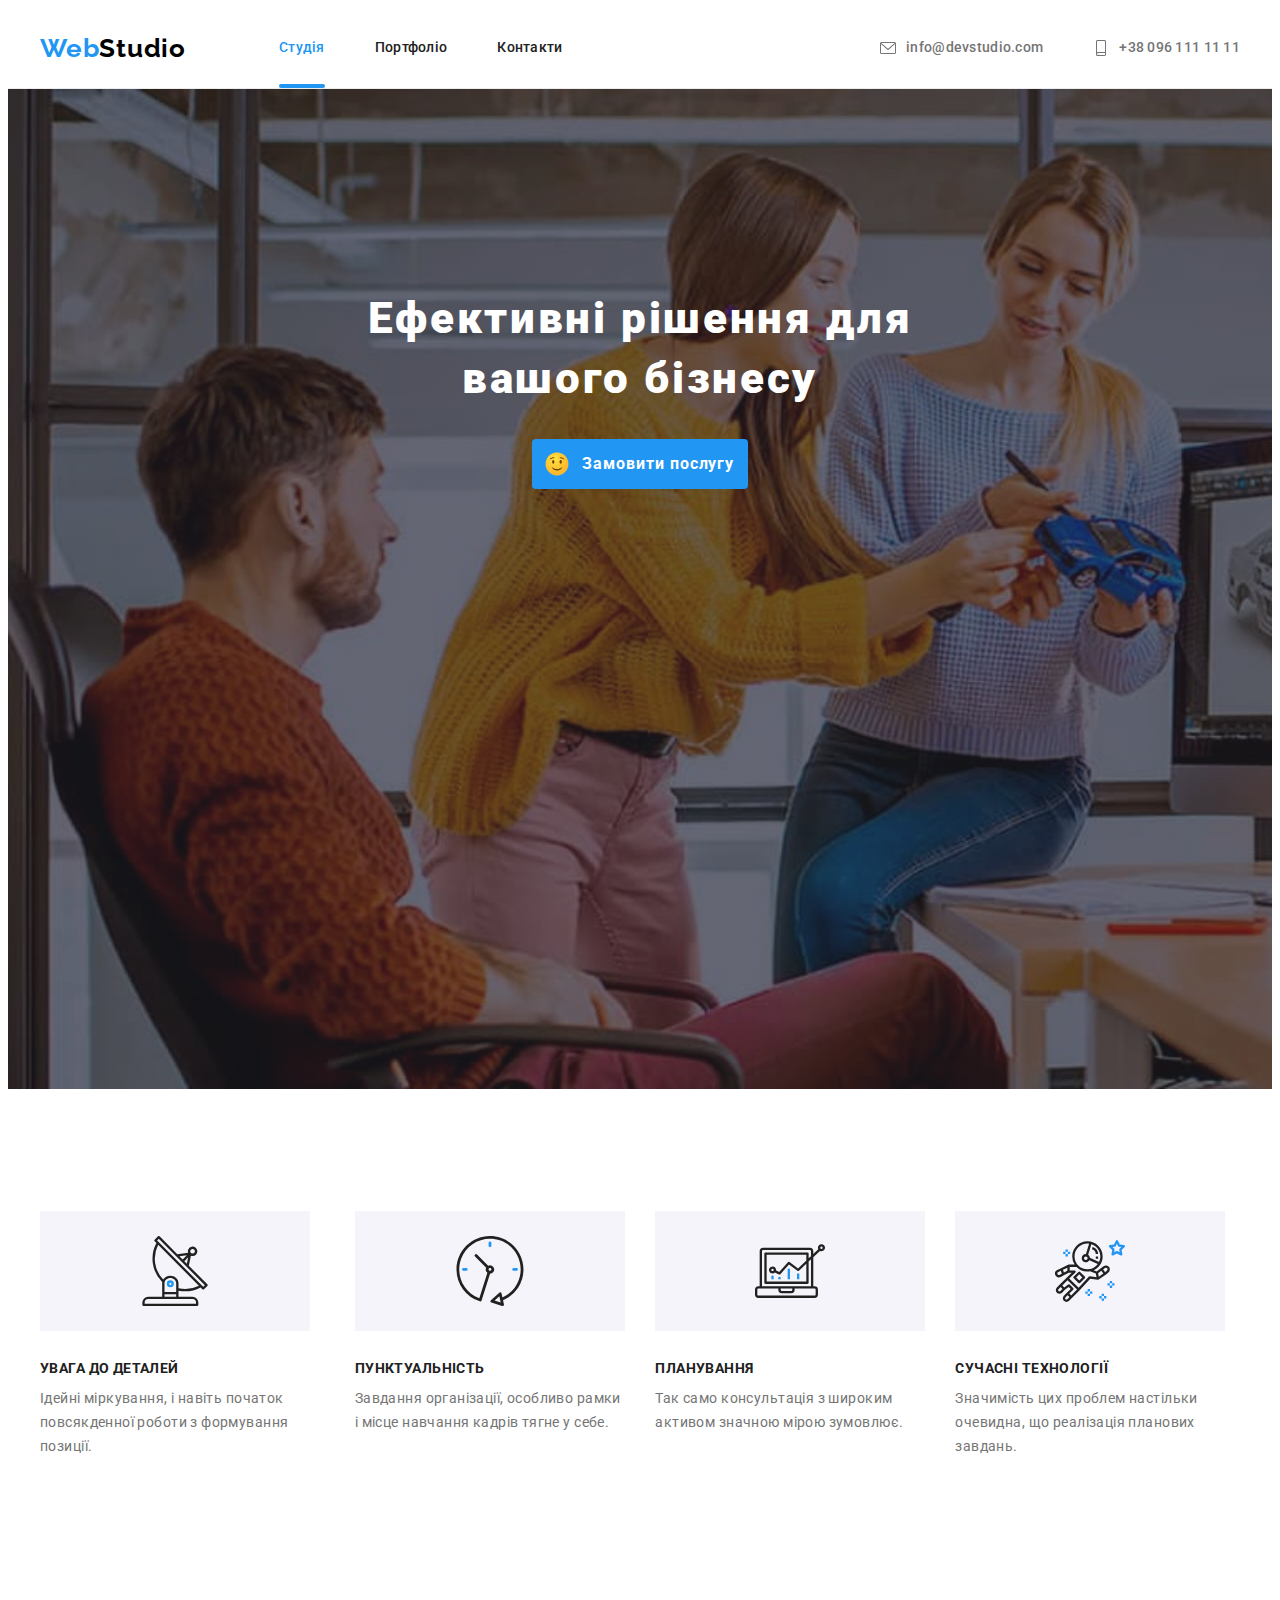
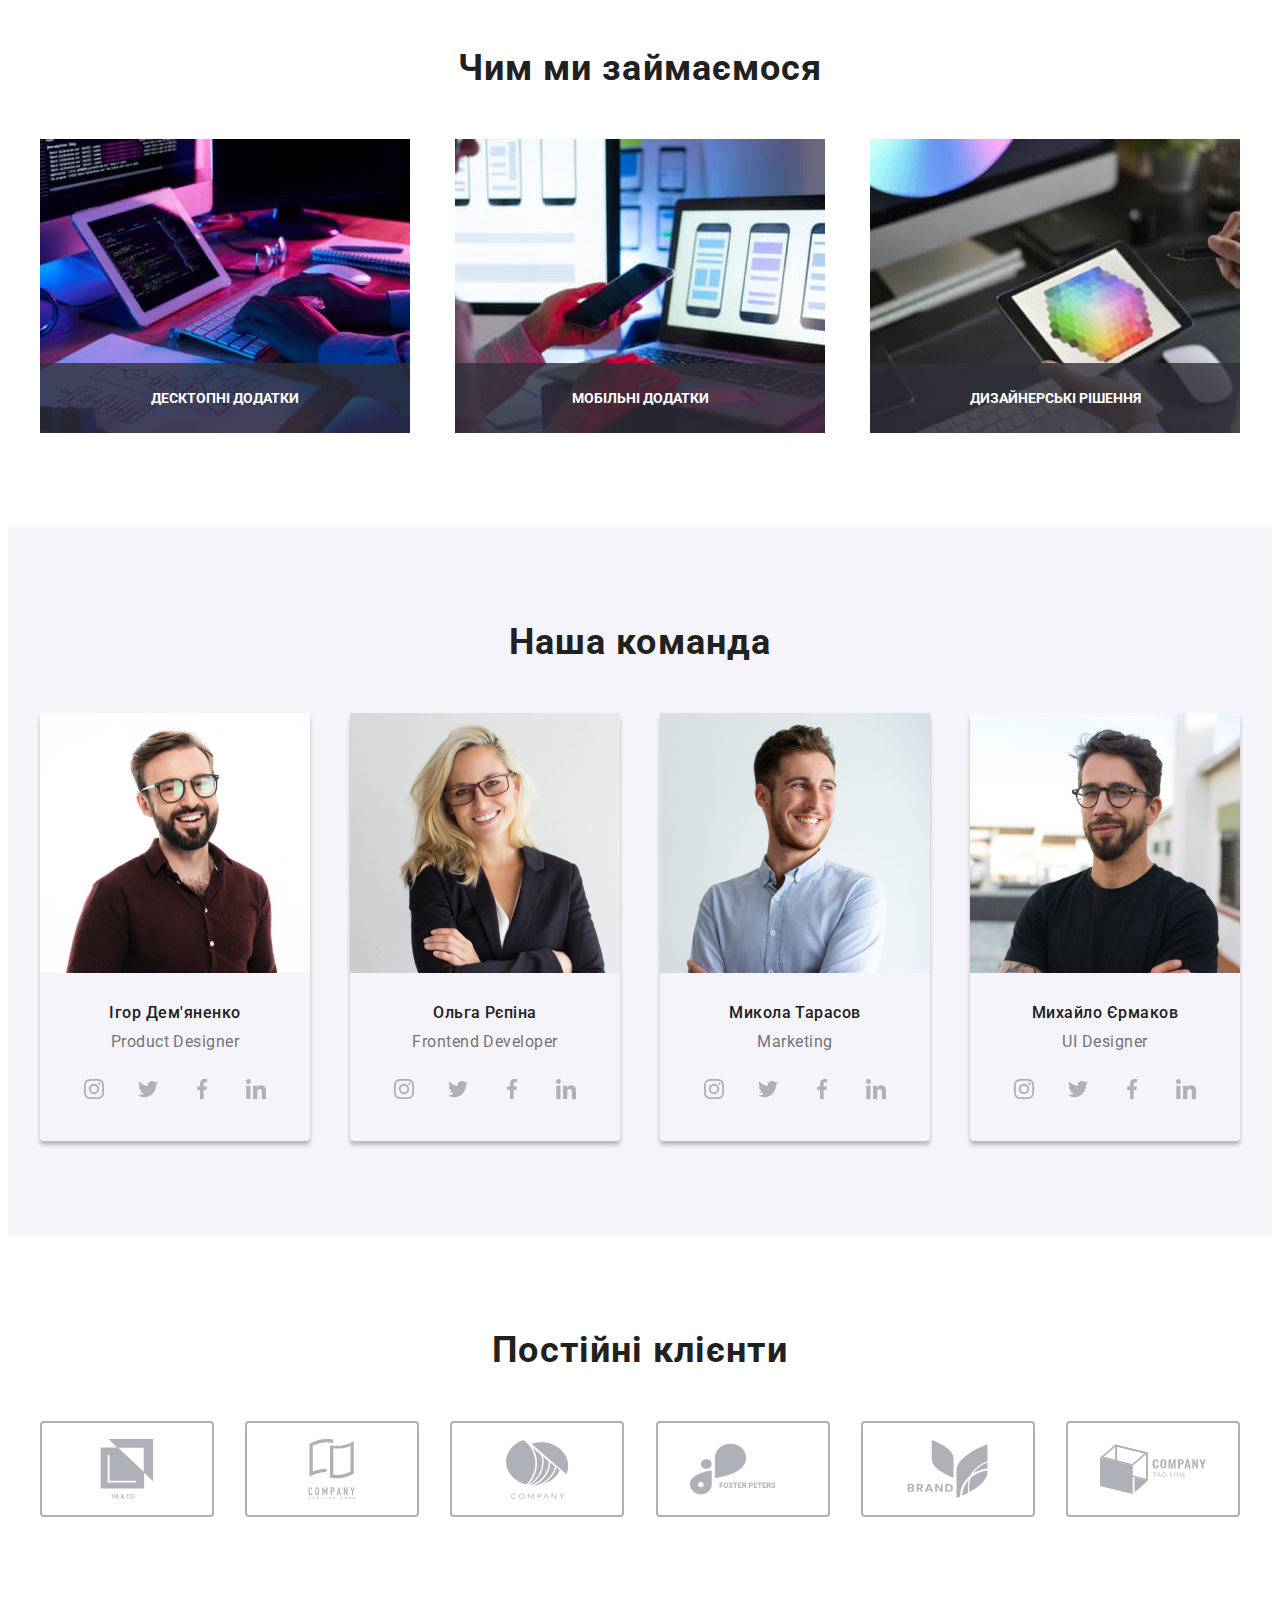
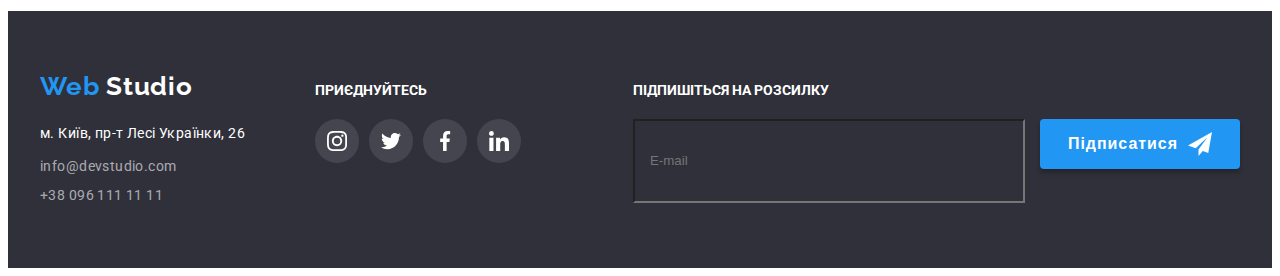
<file: index.html>
<!DOCTYPE html>
<html lang="ru">
  <head>
    <meta charset="UTF-8" />
    <meta http-equiv="X-UA-Compatible" content="IE=edge" />
    <meta name="viewport" content="width=device-width, initial-scale=1.0" />
    <link rel="preconnect" href="https://fonts.googleapis.com" />
    <link rel="preconnect" href="https://fonts.gstatic.com" crossorigin />
    <link
      href="https://fonts.googleapis.com/css2?family=Raleway:wght@700&family=Roboto:wght@400;500;700;900&display=swap"
      rel="stylesheet"
    />
    <link
      rel="stylesheet"
      href="https://cdnjs.cloudflare.com/ajax/libs/modern-normalize/1.1.0/modern-normalize.min.css"
      integrity="sha512-wpPYUAdjBVSE4KJnH1VR1HeZfpl1ub8YT/NKx4PuQ5NmX2tKuGu6U/JRp5y+Y8XG2tV+wKQpNHVUX03MfMFn9Q=="
      crossorigin="anonymous"
      referrerpolicy="no-referrer"
    />
    <link
      rel="stylesheet"
      href="https://cdnjs.cloudflare.com/ajax/libs/animate.css/4.1.1/animate.min.css"
    />
    <title>Document</title>
    <link rel="stylesheet" href="./css/styles.css" />
  </head>
  <body>
    <!-- Шапка сайту -->

    <header class="header">
      <div class="container header-flex">
        <nav class="header-nav">
          <a class="logo" href="./index.html">
            <span class="logo-accent">Web</span>Studio
          </a>

          <ul class="nav-list">
            <li class="nav-item">
              <a class="nav-link current-page" href="">Студія</a>
            </li>
            <li class="nav-item">
              <a class="nav-link" href="./portfolio.html">Портфоліо</a>
            </li>
            <li class="nav-item">
              <a class="nav-link" href="">Контакти</a>
            </li>
          </ul>
        </nav>

        <ul class="auth-list">
          <li class="auth-item">
            <a class="auth-link" href="mailto:info@devstudio.com">
              <svg class="auth-icon" width="16" height="16">
                <use href="./images/symbol-defs.svg#icon-envelope"></use>
              </svg>
              info@devstudio.com
            </a>
          </li>

          <li class="auth-item">
            <a class="auth-link" href="tel:+380961111111">
              <svg class="auth-icon" width="16" height="16">
                <use href="./images/symbol-defs.svg#icon-smartphone"></use>
              </svg>
              +38 096 111 11 11
            </a>
          </li>
        </ul>
      </div>
    </header>

    <main>
      <!-- Основна секція -->
      <section class="hero">
        <div class="container">
          <h1 class="hero-title">
            Ефективні рішення для
            <br />
            вашого бізнесу
          </h1>
          <button class="hero-btn" type="button" data-modal-open>Замовити послугу</button>
        </div>
      </section>

      <!-- Секція переваги -->
      <section class="section">
        <div class="container">
          <h2 class="benefits-title">Наші переваги</h2>
          <ul class="benefits-list">
            <li class="benefits-item">
              <div class="benefits-icon-thumb">
                <svg width="70" height="70">
                  <use href="./images/symbol-defs.svg#icon-antenna"></use>
                </svg>
              </div>
              <h3 class="benefits-subtitle">УВАГА ДО ДЕТАЛЕЙ</h3>
              <p class="benefits-text">
                Ідейні міркування, і навіть початок повсякденної роботи з формування позиції.
              </p>
            </li>
            <li class="benefits-item">
              <div class="benefits-icon-thumb">
                <svg width="70" height="70">
                  <use href="./images/symbol-defs.svg#icon-clock"></use>
                </svg>
              </div>
              <h3 class="benefits-subtitle">ПУНКТУАЛЬНІСТЬ</h3>
              <p class="benefits-text">
                Завдання організації, особливо рамки і місце навчання кадрів тягне у себе.
              </p>
            </li>
            <li class="benefits-item">
              <div class="benefits-icon-thumb">
                <svg width="70" height="70">
                  <use href="./images/symbol-defs.svg#icon-diagram"></use>
                </svg>
              </div>
              <h3 class="benefits-subtitle">ПЛАНУВАННЯ</h3>
              <p class="benefits-text">
                Так само консультація з широким активом значною мірою зумовлює.
              </p>
            </li>
            <li class="benefits-item">
              <div class="benefits-icon-thumb">
                <svg width="70" height="70">
                  <use href="./images/symbol-defs.svg#icon-astronaut"></use>
                </svg>
              </div>
              <h3 class="benefits-subtitle">СУЧАСНІ ТЕХНОЛОГІЇ</h3>
              <p class="benefits-text">
                Значимість цих проблем настільки очевидна, що реалізація планових завдань.
              </p>
            </li>
          </ul>
        </div>
      </section>

      <!-- Секція робота -->
      <section class="section">
        <div class="container">
          <h2 class="work-title">Чим ми займаємося</h2>
          <ul class="work-list">
            <li class="work-item">
              <img src="./images/benefits/box1.jpg" alt="ПК" width="370" />
              <p class="work-text">Десктопні додатки</p>
            </li>
            <li class="work-item">
              <img src="./images/benefits/box2.jpg" alt="Мобільний" width="370" />
              <p class="work-text">Мобільні додатки</p>
            </li>
            <li class="work-item">
              <img src="./images/benefits/box3.jpg" alt="Лаптоп" width="370" />
              <p class="work-text">Дизайнерські рішення</p>
            </li>
          </ul>
        </div>
      </section>

      <!-- Секція наша команда -->
      <section class="section team">
        <div class="container">
          <h2 class="team-title">Наша команда</h2>
          <ul class="team-list">
            <li class="team-item">
              <img class="team-photo" src="./images/team/img1.jpg" alt="Дизайнер" width="270" />
              <h3 class="team-subtitle">Ігор Дем'яненко</h3>
              <p class="team-text" lang="en">Product Designer</p>

              <ul class="team-social-list">
                <li class="team-social-item">
                  <a class="team-social-link" href="">
                    <svg class="team-social-icon" width="20" height="20">
                      <use href="./images/symbol-defs.svg#icon-instagram"></use>
                    </svg>
                  </a>
                </li>

                <li class="team-social-item">
                  <a class="team-social-link" href="">
                    <svg class="team-social-icon" width="20" height="20">
                      <use href="./images/symbol-defs.svg#icon-twitter"></use>
                    </svg>
                  </a>
                </li>

                <li class="team-social-item">
                  <a class="team-social-link" href="">
                    <svg class="team-social-icon" width="20" height="20">
                      <use href="./images/symbol-defs.svg#icon-facebook"></use>
                    </svg>
                  </a>
                </li>

                <li class="team-social-item">
                  <a class="team-social-link" href="">
                    <svg class="team-social-icon" width="20" height="20">
                      <use href="./images/symbol-defs.svg#icon-linkedin"></use>
                    </svg>
                  </a>
                </li>
              </ul>
            </li>
            <li class="team-item">
              <img class="team-photo" src="./images/team/img2.jpg" alt="Розробник" width="270" />
              <h3 class="team-subtitle">Ольга Рєпіна</h3>
              <p class="team-text" lang="en">Frontend Developer</p>
              <ul class="team-social-list">
                <li class="team-social-item">
                  <a class="team-social-link" href="">
                    <svg class="team-social-icon" width="20" height="20">
                      <use href="./images/symbol-defs.svg#icon-instagram"></use>
                    </svg>
                  </a>
                </li>

                <li class="team-social-item">
                  <a class="team-social-link" href="">
                    <svg class="team-social-icon" width="20" height="20">
                      <use href="./images/symbol-defs.svg#icon-twitter"></use>
                    </svg>
                  </a>
                </li>

                <li class="team-social-item">
                  <a class="team-social-link" href="">
                    <svg class="team-social-icon" width="20" height="20">
                      <use href="./images/symbol-defs.svg#icon-facebook"></use>
                    </svg>
                  </a>
                </li>

                <li class="team-social-item">
                  <a class="team-social-link" href="">
                    <svg class="team-social-icon" width="20" height="20">
                      <use href="./images/symbol-defs.svg#icon-linkedin"></use>
                    </svg>
                  </a>
                </li>
              </ul>
            </li>
            <li class="team-item">
              <img class="team-photo" src="./images/team/img3.jpg" alt="Менеджер" width="270" />
              <h3 class="team-subtitle">Микола Тарасов</h3>
              <p class="team-text" lang="en">Marketing</p>
              <ul class="team-social-list">
                <li class="team-social-item">
                  <a class="team-social-link" href="">
                    <svg class="team-social-icon" width="20" height="20">
                      <use href="./images/symbol-defs.svg#icon-instagram"></use>
                    </svg>
                  </a>
                </li>

                <li class="team-social-item">
                  <a class="team-social-link" href="">
                    <svg class="team-social-icon" width="20" height="20">
                      <use href="./images/symbol-defs.svg#icon-twitter"></use>
                    </svg>
                  </a>
                </li>

                <li class="team-social-item">
                  <a class="team-social-link" href="">
                    <svg class="team-social-icon" width="20" height="20">
                      <use href="./images/symbol-defs.svg#icon-facebook"></use>
                    </svg>
                  </a>
                </li>

                <li class="team-social-item">
                  <a class="team-social-link" href="">
                    <svg class="team-social-icon" width="20" height="20">
                      <use href="./images/symbol-defs.svg#icon-linkedin"></use>
                    </svg>
                  </a>
                </li>
              </ul>
            </li>
            <li class="team-item">
              <img class="team-photo" src="./images/team/img4.jpg" alt="Дизайнер" width="270" />
              <h3 class="team-subtitle">Михайло Єрмаков</h3>
              <p class="team-text" lang="en">UI Designer</p>
              <ul class="team-social-list">
                <li class="team-social-item">
                  <a class="team-social-link" href="">
                    <svg class="team-social-icon" width="20" height="20">
                      <use href="./images/symbol-defs.svg#icon-instagram"></use>
                    </svg>
                  </a>
                </li>

                <li class="team-social-item">
                  <a class="team-social-link" href="">
                    <svg class="team-social-icon" width="20" height="20">
                      <use href="./images/symbol-defs.svg#icon-twitter"></use>
                    </svg>
                  </a>
                </li>

                <li class="team-social-item">
                  <a class="team-social-link" href="">
                    <svg class="team-social-icon" width="20" height="20">
                      <use href="./images/symbol-defs.svg#icon-facebook"></use>
                    </svg>
                  </a>
                </li>

                <li class="team-social-item">
                  <a class="team-social-link" href="">
                    <svg class="team-social-icon" width="20" height="20">
                      <use href="./images/symbol-defs.svg#icon-linkedin"></use>
                    </svg>
                  </a>
                </li>
              </ul>
            </li>
          </ul>
        </div>
      </section>

      <!-- Секція Постійні клієнти -->

      <section class="section">
        <div class="container">
          <h2 class="team-title">Постійні клієнти</h2>
          <ul class="clients-list">
            <li class="clients-item">
              <a class="clients-link" href="">
                <svg class="clients-icon" width="106" height="60">
                  <use href="./images/symbol-defs.svg#icon-logo1"></use>
                </svg>
              </a>
            </li>

            <li class="clients-item">
              <a class="clients-link" href="">
                <svg class="clients-icon" width="106" height="60">
                  <use href="./images/symbol-defs.svg#icon-logo2"></use>
                </svg>
              </a>
            </li>

            <li class="clients-item">
              <a class="clients-link" href="">
                <svg class="clients-icon" width="106" height="60">
                  <use href="./images/symbol-defs.svg#icon-logo3"></use>
                </svg>
              </a>
            </li>

            <li class="clients-item">
              <a class="clients-link" href="">
                <svg class="clients-icon" width="106" height="60">
                  <use href="./images/symbol-defs.svg#icon-logo4"></use>
                </svg>
              </a>
            </li>

            <li class="clients-item">
              <a class="clients-link" href="">
                <svg class="clients-icon" width="106" height="60">
                  <use href="./images/symbol-defs.svg#icon-logo5"></use>
                </svg>
              </a>
            </li>

            <li class="clients-item">
              <a class="clients-link" href="">
                <svg class="clients-icon" width="106" height="60">
                  <use href="./images/symbol-defs.svg#icon-logo6"></use>
                </svg>
              </a>
            </li>
          </ul>
        </div>
      </section>
    </main>

    <!-- Футер -->
    <footer class="footer">
      <div class="container">
        <div class="footer-block">
          <div class="footer-block-address">
            <a class="footer-logo" href="./index.html">
              <span class="logo-accent">Web</span>
              Studio
            </a>
            <address class="footer-address">
              <span class="footer-street">м. Київ, пр-т Лесі Українки, 26</span>

              <a class="footer-link footer-mail" href="mailto:info@devstudio.com">
                info@devstudio.com
              </a>
              <a class="footer-link" href="tel:+380961111111">+38 096 111 11 11</a>
            </address>
          </div>

          <div class="footer-block-social">
            <p class="footer-block-social-text">приєднуйтесь</p>
            <ul class="footer-block-social-list">
              <li class="footer-block-social-item">
                <a class="footer-block-social-link" href="">
                  <svg class="footer-block-social-icon" width="20" height="20">
                    <use href="./images/symbol-defs.svg#icon-instagram"></use>
                  </svg>
                </a>
              </li>

              <li class="footer-block-social-item">
                <a class="footer-block-social-link" href="">
                  <svg class="footer-block-social-icon" width="20" height="20">
                    <use href="./images/symbol-defs.svg#icon-twitter"></use>
                  </svg>
                </a>
              </li>

              <li class="footer-block-social-item">
                <a class="footer-block-social-link" href="">
                  <svg class="footer-block-social-icon" width="20" height="20">
                    <use href="./images/symbol-defs.svg#icon-facebook"></use>
                  </svg>
                </a>
              </li>

              <li class="footer-block-social-item">
                <a class="footer-block-social-link" href="">
                  <svg class="footer-block-social-icon" width="20" height="20">
                    <use href="./images/symbol-defs.svg#icon-linkedin"></use>
                  </svg>
                </a>
              </li>
            </ul>
          </div>

          <div class="footer-form">
            <b class="form-text">Підпишіться на розсилку</b>
            <form class="form" name="footer-form">
              <input class="form-input" type="email" name="email" placeholder="E-mail" />
              <button class="form-btn" type="submit">
                Підписатися
                <svg class="form-icon" width="24" height="24">
                  <use href="./images/symbol-defs.svg#icon-icon-send"></use>
                </svg>
              </button>
            </form>
          </div>
        </div>
      </div>
    </footer>

    <!-- Модальне вікно -->

    <div class="backdrop is-hidden" data-modal>
      <div class="modal">
        <form class="modal-form" name="data-form" autocomplete="on" novalidate>
          <h2 class="form-title">Залиште свої дані, ми вам передзвонимо</h2>

          <label class="modal-form-label">
            Ім'я
            <input class="modal-form-input" type="text" name="user-name"/>
            <svg class="modal-form-icon" width="18" height="18">
              <use href="./images/symbol-defs.svg#icon-person"></use>
            </svg>
          </label>

          <label class="modal-form-label">
            Телефон
            <input class="modal-form-input" type="tel" name="user-tel" placeholder />
            <svg class="modal-form-icon" width="18" height="18">
              <use href="./images/symbol-defs.svg#icon-phone"></use>
            </svg>
          </label>

          <label class="modal-form-label">
            Пошта
            <input class="modal-form-input" type="email" name="user-email" placeholder />
            <svg class="modal-form-icon" width="18" height="18">
              <use href="./images/symbol-defs.svg#icon-email"></use>
            </svg>
          </label>

          <label class="modal-form-label textarea">
            Коментар
            <textarea
              class="modal-form-textarea"
              name="user-feedback"
              id="feedback"
              cols="30"
              placeholder="Введіть текст"
            ></textarea>
          </label>

          <label class="checkbox">
            <input class="modal-checkbox" type="checkbox" name="checkbox" />
            <span class="checkbox-icon"></span>
            <span class="modal-checkbox-text">Погоджуюся з розсилкою та приймаю</span>
            <a class="modal-form-link" href="">Умови договору</a>
          </label>

          <button class="modal-form-btn" type="submit">Відправити</button>
        </form>

        <button class="modal-btn" type="button" data-modal-close>
          <svg class="modal-btn-icon" width="18" height="18">
            <use href="./images/symbol-defs.svg#icon-close-black"></use>
          </svg>
        </button>
      </div>
    </div>

    <script src="./modal.js"></script>
  </body>
</html>
</file>
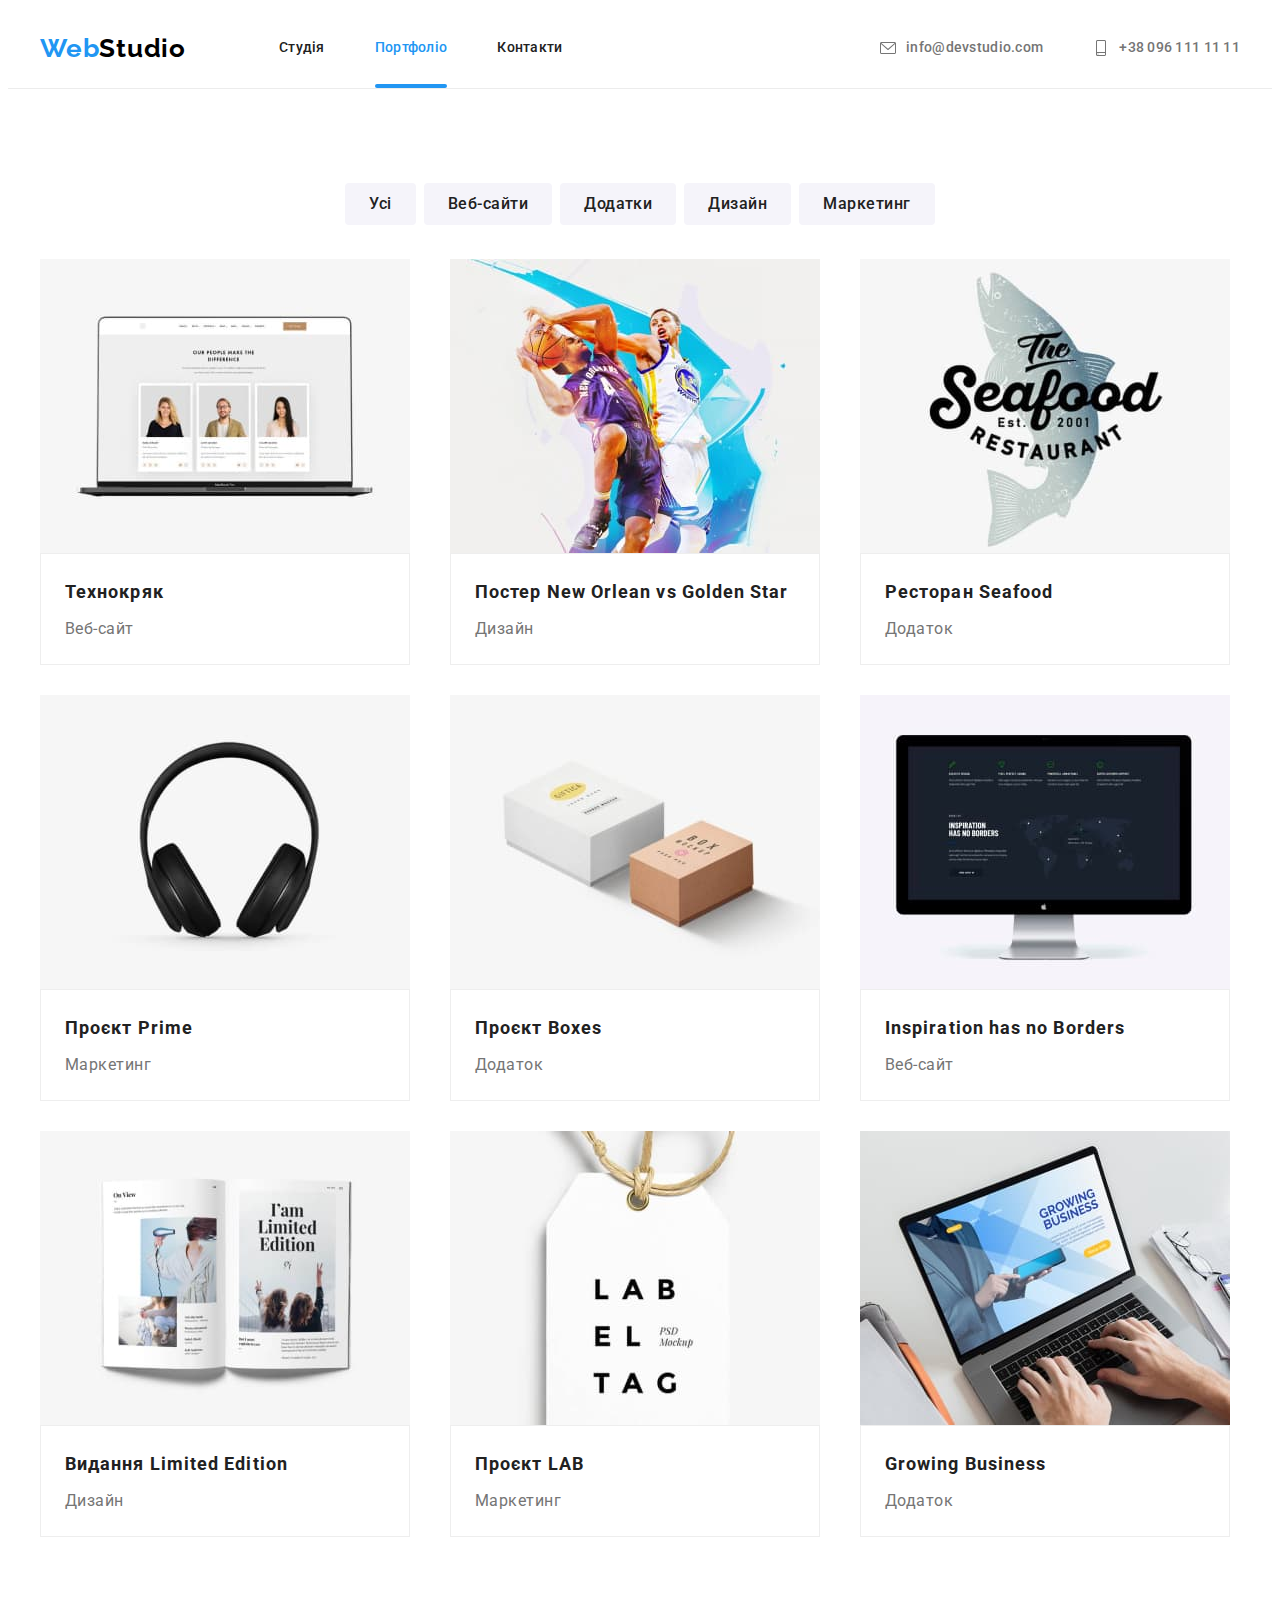
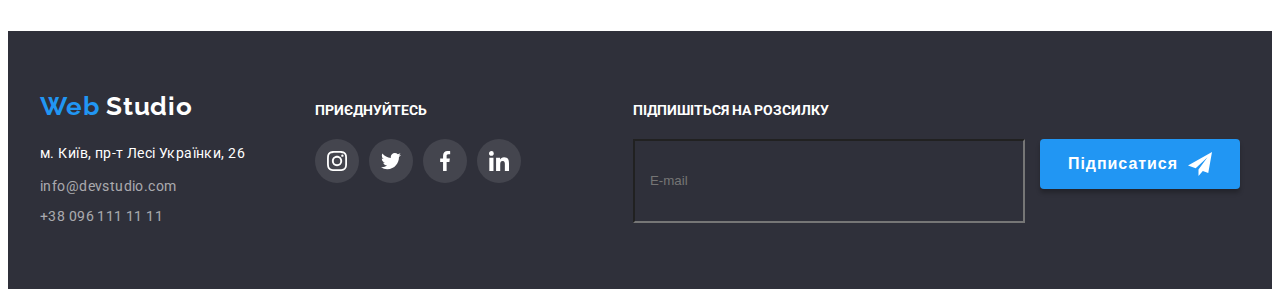
<file: portfolio.html>
<!DOCTYPE html>
<html lang="ru">
  <head>
    <meta charset="UTF-8" />
    <meta http-equiv="X-UA-Compatible" content="IE=edge" />
    <meta name="viewport" content="width=device-width, initial-scale=1.0" />
    <link rel="preconnect" href="https://fonts.googleapis.com" />
    <link rel="preconnect" href="https://fonts.gstatic.com" crossorigin />
    <link
      href="https://fonts.googleapis.com/css2?family=Raleway:wght@700&family=Roboto:wght@400;500;700;900&display=swap"
      rel="stylesheet"
    />
    <link
      rel="stylesheet"
      href="https://cdnjs.cloudflare.com/ajax/libs/modern-normalize/1.1.0/modern-normalize.min.css"
      integrity="sha512-wpPYUAdjBVSE4KJnH1VR1HeZfpl1ub8YT/NKx4PuQ5NmX2tKuGu6U/JRp5y+Y8XG2tV+wKQpNHVUX03MfMFn9Q=="
      crossorigin="anonymous"
      referrerpolicy="no-referrer"
    />
    <title>Document</title>
    <link rel="stylesheet" href="./css/styles.css" />
  </head>
  <body>
    <!-- Шапка сайту -->

    <header class="header">
      <div class="container header-flex">
        <nav class="header-nav">
          <a class="logo" href="./index.html">
            <span class="logo-accent">Web</span>Studio
          </a>

          <ul class="nav-list">
            <li class="nav-item">
              <a class="nav-link" href="./index.html">Студія</a>
            </li>
            <li class="nav-item">
              <a class="nav-link current-page" href="./portfolio.html">Портфоліо</a>
            </li>
            <li class="nav-item"><a class="nav-link" href="">Контакти</a></li>
          </ul>
        </nav>

        <ul class="auth-list">
          <li class="auth-item">
            <a class="auth-link" href="mailto:info@devstudio.com">
              <svg class="auth-icon" width="16" height="16">
                <use href="./images/symbol-defs.svg#icon-envelope"></use>
              </svg>
              info@devstudio.com
            </a>
          </li>
          <li class="auth-item">
            <a class="auth-link" href="tel:+380961111111">
              <svg class="auth-icon" width="16" height="16">
                <use href="./images/symbol-defs.svg#icon-smartphone"></use>
              </svg>
              +38 096 111 11 11
            </a>
          </li>
        </ul>
      </div>
    </header>

    <!-- Секція наші проекти -->

    <main>
      <section class="project">
        <div class="container">
          <h1 class="project-title">Наші проекти</h1>
          <ul class="project-list-btn">
            <li class="project-btn-item">
              <button class="project-btn" type="button">Усі</button>
            </li>
            <li class="project-btn-item">
              <button class="project-btn" type="button">Веб-сайти</button>
            </li>
            <li class="project-btn-item">
              <button class="project-btn" type="button">Додатки</button>
            </li>
            <li class="project-btn-item">
              <button class="project-btn" type="button">Дизайн</button>
            </li>
            <li class="project-btn-item">
              <button class="project-btn" type="button">Маркетинг</button>
            </li>
          </ul>

          <ul class="project-list">
            <li class="project-list-item">
              <a class="project-link" href="">
                <div class="project-thumb">
                  <img
                    class="project-image"
                    src="./images/works/img1.jpg"
                    alt="Ноутбук"
                    width="370"
                  />
                  <div class="project-overlay">
                    <p class="project-overlay-text">
                      Ресурс пропонує комплексні пропозиції з різним рівнем функціоналу та сервісів.
                      Все це дозволить відвідувачу отримати вичерпні відомості про компанію чи
                      приватну особу.
                    </p>
                  </div>
                </div>

                <div class="project-info">
                  <h2 class="project-subtitle">Технокряк</h2>
                  <p class="project-text">Веб-сайт</p>
                </div>
              </a>
            </li>

            <li class="project-list-item">
              <a class="project-link" href="">
                <div class="project-thumb">
                  <img
                    class="project-image"
                    src="./images/works/img2.jpg"
                    alt="Постер"
                    width="370"
                  />

                  <div class="project-overlay">
                    <p class="project-overlay-text">
                      Ресурс пропонує комплексні пропозиції з різним рівнем функціоналу та сервісів.
                      Все це дозволить відвідувачу отримати вичерпні відомості про компанію чи
                      приватну особу.
                    </p>
                  </div>
                </div>
                <div class="project-info">
                  <h2 class="project-subtitle">
                    Постер
                    <span lang="en">New Orlean vs Golden Star</span>
                  </h2>
                  <p class="project-text">Дизайн</p>
                </div>
              </a>
            </li>

            <li class="project-list-item">
              <a class="project-link" href="">
                <div class="project-thumb">
                  <img
                    class="project-image"
                    src="./images/works/img3.jpg"
                    alt="Ресторан"
                    width="370"
                  />

                  <div class="project-overlay">
                    <p class="project-overlay-text">
                      Ресурс пропонує комплексні пропозиції з різним рівнем функціоналу та сервісів.
                      Все це дозволить відвідувачу отримати вичерпні відомості про компанію чи
                      приватну особу.
                    </p>
                  </div>
                </div>
                <div class="project-info">
                  <h2 class="project-subtitle">
                    Ресторан
                    <span lang="en">Seafood</span>
                  </h2>
                  <p class="project-text">Додаток</p>
                </div>
              </a>
            </li>

            <li class="project-list-item">
              <a class="project-link" href="">
                <div class="project-thumb">
                  <img
                    class="project-image"
                    src="./images/works/img4.jpg"
                    alt="Навушники"
                    width="370"
                  />

                  <div class="project-overlay">
                    <p class="project-overlay-text">
                      Ресурс пропонує комплексні пропозиції з різним рівнем функціоналу та сервісів.
                      Все це дозволить відвідувачу отримати вичерпні відомості про компанію чи
                      приватну особу.
                    </p>
                  </div>
                </div>
                <div class="project-info">
                  <h2 class="project-subtitle">
                    Проєкт
                    <span lang="en">Prime</span>
                  </h2>
                  <p class="project-text">Маркетинг</p>
                </div>
              </a>
            </li>

            <li class="project-list-item">
              <a class="project-link" href="">
                <div class="project-thumb">
                  <img
                    class="project-image"
                    src="./images/works/img5.jpg"
                    alt="коробки"
                    width="370"
                  />

                  <div class="project-overlay">
                    <p class="project-overlay-text">
                      Ресурс пропонує комплексні пропозиції з різним рівнем функціоналу та сервісів.
                      Все це дозволить відвідувачу отримати вичерпні відомості про компанію чи
                      приватну особу.
                    </p>
                  </div>
                </div>
                <div class="project-info">
                  <h2 class="project-subtitle">
                    Проєкт
                    <span lang="en">Boxes</span>
                  </h2>
                  <p class="project-text">Додаток</p>
                </div>
              </a>
            </li>

            <li class="project-list-item">
              <a class="project-link" href="">
                <div class="project-thumb">
                  <img
                    class="project-image"
                    src="./images/works/img6.jpg"
                    alt="Монітор"
                    width="370"
                  />

                  <div class="project-overlay">
                    <p class="project-overlay-text">
                      Ресурс пропонує комплексні пропозиції з різним рівнем функціоналу та сервісів.
                      Все це дозволить відвідувачу отримати вичерпні відомості про компанію чи
                      приватну особу.
                    </p>
                  </div>
                </div>
                <div class="project-info">
                  <h2 class="project-subtitle" lang="en">Inspiration has no Borders</h2>
                  <p class="project-text">Веб-сайт</p>
                </div>
              </a>
            </li>

            <li class="project-list-item">
              <a class="project-link" href="">
                <div class="project-thumb">
                  <img
                    class="project-image"
                    src="./images/works/img7.jpg"
                    alt="Книга"
                    width="370"
                  />

                  <div class="project-overlay">
                    <p class="project-overlay-text">
                      Ресурс пропонує комплексні пропозиції з різним рівнем функціоналу та сервісів.
                      Все це дозволить відвідувачу отримати вичерпні відомості про компанію чи
                      приватну особу.
                    </p>
                  </div>
                </div>
                <div class="project-info">
                  <h2 class="project-subtitle">
                    Видання
                    <span lang="en">Limited Edition</span>
                  </h2>
                  <p class="project-text">Дизайн</p>
                </div>
              </a>
            </li>

            <li class="project-list-item">
              <a class="project-link" href="">
                <div class="project-thumb">
                  <img
                    class="project-image"
                    src="./images/works/img8.jpg"
                    alt="Лейба"
                    width="370"
                  />

                  <div class="project-overlay">
                    <p class="project-overlay-text">
                      Ресурс пропонує комплексні пропозиції з різним рівнем функціоналу та сервісів.
                      Все це дозволить відвідувачу отримати вичерпні відомості про компанію чи
                      приватну особу.
                    </p>
                  </div>
                </div>
                <div class="project-info">
                  <h2 class="project-subtitle">
                    Проєкт
                    <span lang="en">LAB</span>
                  </h2>
                  <p class="project-text">Маркетинг</p>
                </div>
              </a>
            </li>

            <li class="project-list-item">
              <a class="project-link" href="">
                <div class="project-thumb">
                  <img
                    class="project-image"
                    src="./images/works/img9.jpg"
                    alt="Ноутбук"
                    width="370"
                  />

                  <div class="project-overlay">
                    <p class="project-overlay-text">
                      Ресурс пропонує комплексні пропозиції з різним рівнем функціоналу та сервісів.
                      Все це дозволить відвідувачу отримати вичерпні відомості про компанію чи
                      приватну особу.
                    </p>
                  </div>
                </div>
                <div class="project-info">
                  <h2 class="project-subtitle" lang="en">Growing Business</h2>
                  <p class="project-text">Додаток</p>
                </div>
              </a>
            </li>
          </ul>
        </div>
      </section>
    </main>

    <!-- Футер -->
    <footer class="footer">
      <div class="container">
        <div class="footer-block">
          <div class="footer-block-address">
            <a class="footer-logo" href="./index.html">
              <span class="logo-accent">Web</span>
              Studio
            </a>
            <address class="footer-address">
              <span class="footer-street">м. Київ, пр-т Лесі Українки, 26</span>

              <a class="footer-link footer-mail" href="mailto:info@devstudio.com">
                info@devstudio.com
              </a>
              <a class="footer-link" href="tel:+380961111111">+38 096 111 11 11</a>
            </address>
          </div>

          <div class="footer-block-social">
            <p class="footer-block-social-text">приєднуйтесь</p>
            <ul class="footer-block-social-list">
              <li class="footer-block-social-item">
                <a class="footer-block-social-link" href="">
                  <svg class="footer-block-social-icon" width="20" height="20">
                    <use href="./images/symbol-defs.svg#icon-instagram"></use>
                  </svg>
                </a>
              </li>

              <li class="footer-block-social-item">
                <a class="footer-block-social-link" href="">
                  <svg class="footer-block-social-icon" width="20" height="20">
                    <use href="./images/symbol-defs.svg#icon-twitter"></use>
                  </svg>
                </a>
              </li>

              <li class="footer-block-social-item">
                <a class="footer-block-social-link" href="">
                  <svg class="footer-block-social-icon" width="20" height="20">
                    <use href="./images/symbol-defs.svg#icon-facebook"></use>
                  </svg>
                </a>
              </li>

              <li class="footer-block-social-item">
                <a class="footer-block-social-link" href="">
                  <svg class="footer-block-social-icon" width="20" height="20">
                    <use href="./images/symbol-defs.svg#icon-linkedin"></use>
                  </svg>
                </a>
              </li>
            </ul>
          </div>

          <div class="footer-form">
            <b class="form-text">Підпишіться на розсилку</b>
            <form class="form" name="footer-form">
              <input class="form-input" type="email" name="email" placeholder="E-mail" />
              <button class="form-btn" type="submit">
                Підписатися
                <svg class="form-icon" width="24" height="24">
                  <use href="./images/symbol-defs.svg#icon-icon-send"></use>
                </svg>
              </button>
            </form>
          </div>
        </div>
      </div>
    </footer>
  </body>
</html>
</file>
<file: css/styles.css>
/* Колір проекту */
:root {
  --brand-color: #2196f3;
  --main-color: #757575;
  --second-color: #212121;
  --white-color: #ffffff;
  --icon-color: #afb1b8;
  --transition-timing-function: cubic-bezier(0.4, 0, 0.2, 1);
}

/* Закальні стилі */
body {
  background-color: var(--white-color);
  color: var(--main-color);

  font-family: Roboto, sans-serif;
}

.section {
  padding: 94px 0;
}

img {
  display: block;
}

.container {
  width: 1200px;
  margin: 0 auto;
  padding: 0 15px;
}

/* Загальні сброси стилів */

h1,
p {
  margin: 0;
}

h2,
h3,
h4,
h5,
h6 {
  margin: 0;
  color: var(--second-color);
}

a {
  text-decoration: none;
}

ul {
  margin: 0;
  padding: 0;
  list-style: none;
}

/* Шапка сайту */

.header {
  border-bottom: 1px solid #ececec;
}

.header-flex {
  display: flex;
  align-items: center;
}

.header-nav {
  display: flex;
  align-items: center;
}

.logo {
  margin-right: 93px;

  color: #000000;

  font-family: Raleway;
  font-weight: 700;
  font-size: 26px;
  line-height: 1.17;
  letter-spacing: 0.03em;
}

.logo-accent {
  color: var(--brand-color);
}

.nav-list {
  display: flex;

  color: var(--second-color);

  font-weight: 500;
  font-size: 14px;
  line-height: 1.14;
  letter-spacing: 0.02em;
}

.nav-item {
  position: relative;
}

.nav-item:not(:last-child) {
  margin-right: 50px;
}

.nav-link {
  display: block;
  padding-top: 32px;
  padding-bottom: 32px;

  color: inherit;

  transition: color 250ms var(--transition-timing-function);
}

.current-page {
  color: var(--brand-color);
}

.current-page::after {
  position: absolute;
  display: block;
  content: "";
  width: 100%;
  height: 4px;
  background-color: var(--brand-color);
  bottom: 0;
  border-radius: 2px;
}

.nav-link:hover,
.nav-link:focus {
  color: var(--brand-color);
}

.auth-list {
  display: flex;
  margin-left: auto;
  align-items: center;

  font-weight: 500;
  font-size: 14px;
  line-height: 1.14;
  letter-spacing: 0.02em;
}

.auth-item:not(:last-child) {
  margin-right: 50px;
}

.auth-link {
  display: flex;
  padding-top: 32px;
  padding-bottom: 32px;

  align-items: center;

  color: inherit;

  transition: color 250ms var(--transition-timing-function);
}

.auth-link:hover,
.auth-link:focus {
  color: var(--brand-color);
}

.auth-icon {
  fill: var(--main-color);

  margin-right: 10px;
}

.auth-link:hover .auth-icon {
  fill: var(--brand-color);
}

.auth-link:focus .auth-icon {
  fill: var(--brand-color);
}

/* Основна секція */

.hero {
  background-color: #2f303a;

  background-image: linear-gradient(rgba(47, 48, 58, 0.4), rgba(47, 48, 58, 0.4)),
    url(../images/main/main.jpg);

  background-repeat: no-repeat;
  background-size: cover;

  max-width: 1600px;
  height: 600px;
  margin-left: auto;
  margin-right: auto;

  padding-top: 200px;
  padding-bottom: 200px;

  text-align: center;
}

.hero-title {
  color: var(--white-color);

  margin-bottom: 30px;

  font-weight: 900;
  font-size: 44px;
  line-height: 1.36;
  letter-spacing: 0.06em;
}

.hero-btn {
  position: relative;

  display: flex;
  align-items: center;
  min-width: 216px;

  padding: 10px 10px;
  margin-left: auto;
  margin-right: auto;

  border-radius: 4px;
  border: transparent;

  background-color: var(--brand-color);
  color: var(--white-color);

  cursor: pointer;

  font-family: inherit;
  font-weight: 700;
  font-size: 16px;
  line-height: 1.88;
  letter-spacing: 0.06em;

  transition: background-color 250ms var(--transition-timing-function);

  overflow: hidden;

  animation: pulse;
  animation-duration: 1000ms;
  animation-iteration-count: infinite;
}

.hero-btn:hover,
.hero-btn:focus {
  background-color: #188ce8;
}

.hero-btn::before {
  content: "";
  display: inline-flex;
  width: 30px;
  height: 30px;

  margin-right: 10px;

  background-image: url(../images//slightly.svg);
  background-size: contain;

  transition: transform 250ms var(--transition-timing-function);
}

.hero-btn:hover::before {
  transform: translateY(-140%);
}

.hero-btn::after {
  position: absolute;
  top: 50%;
  left: 13px;

  content: "";
  display: inline-flex;
  width: 25px;
  height: 25px;

  transform: translateY(calc(-50% + 40px));

  background-image: url(../images/upside.svg);
  background-size: contain;

  transition: transform 250ms var(--transition-timing-function);
}

.hero-btn:hover::after {
  transform: translateY(-50%);
}

/* Секція переваги */

.benefits-title {
  visibility: hidden;
}

.benefits-list {
  display: flex;
}

.benefits-item {
  min-width: 270px;
}

.benefits-item:not(:last-child) {
  margin-right: 30px;
}

.benefits-icon-thumb {
  display: flex;
  justify-content: center;
  align-items: center;

  background-color: #f5f4fa;

  width: 270px;
  height: 120px;
  margin-bottom: 30px;
}

.benefits-subtitle {
  margin-bottom: 10px;

  font-weight: 700;
  font-size: 14px;
  line-height: 1.14;
  letter-spacing: 0.03em;
}

.benefits-text {
  font-weight: 400;
  font-size: 14px;
  line-height: 1.71;
  letter-spacing: 0.03em;
}

/* Секція робота */

.work-title {
  margin-bottom: 50px;

  font-weight: 700;
  font-size: 36px;
  line-height: 1.17;
  text-align: center;
  letter-spacing: 0.03em;
}

.work-list {
  display: flex;
  justify-content: space-between;
}

.work-item {
  position: relative;
}

.work-text {
  position: absolute;
  bottom: 0;

  width: 100%;
  padding: 27px 0;

  text-align: center;

  font-weight: 700;
  font-size: 14px;
  line-height: 1.17;
  text-transform: uppercase;

  color: var(--white-color);
  background: #2f303acc;
}

/* Секція наша команда */

.team {
  background: #f5f4fa;
}

.team-title {
  margin-bottom: 50px;

  font-weight: 700;
  font-size: 36px;
  line-height: 1.17;
  text-align: center;
  letter-spacing: 0.03em;
}

.team-list {
  display: flex;
  justify-content: space-between;
}

.team-item {
  padding-bottom: 30px;

  text-align: center;
  box-shadow: 0px 4px 4px 0px #00000040;
  border-radius: 4px;

  transition: transform 500ms var(--transition-timing-function);
}

.team-item:hover {
  transform: scale(1.1);
}

.team-photo {
  margin-bottom: 30px;
}

.team-subtitle {
  margin-bottom: 10px;

  font-weight: 500;
  font-size: 16px;
  line-height: 1.19;
  letter-spacing: 0.03em;
}

.team-text {
  font-weight: 400;
  font-size: 16px;
  line-height: 1.19;
  letter-spacing: 0.03em;

  margin-bottom: 16px;
}

.team-social-list {
  display: flex;
  justify-content: center;
}

.team-social-item {
  display: flex;
  justify-content: center;
  align-items: center;
}

.team-social-item:not(:last-child) {
  margin-right: 10px;
}

.team-social-link {
  display: flex;
  justify-content: center;
  align-items: center;

  width: 44px;
  height: 44px;
  border-radius: 50%;

  transition: background-color 250ms var(--transition-timing-function);
}

.team-social-link:hover,
.team-social-link:focus {
  background-color: var(--brand-color);
}

.team-social-icon {
  fill: var(--icon-color);
  transition: fill 250ms var(--transition-timing-function);
}

.team-social-link:hover .team-social-icon {
  fill: var(--white-color);
}

.team-social-link:focus .team-social-icon {
  fill: var(--white-color);
}

/* Секція Постійні клієнти */

.clients-list {
  display: flex;
  justify-content: space-between;
}

.clients-link {
  display: flex;
  justify-content: center;
  align-items: center;

  width: 170px;
  height: 92px;

  color: var(--icon-color);

  border: 2px solid;
  border-radius: 4px;

  transition: color 250ms var(--transition-timing-function);
}

.clients-icon {
  fill: currentColor;

  transition: transform 1000ms var(--transition-timing-function);
}

.clients-link:hover .clients-icon {
  transform: perspective(600px) rotateY(180deg);
}

.clients-link:hover,
.clients-link:focus {
  color: var(--brand-color);
}

/* Футер */

.footer {
  padding: 60px 0;

  background-color: #2f303a;
}

.footer-block {
  display: flex;
  align-items: baseline;
}

.footer-block-address {
  margin-right: 70px;
}

.footer-logo {
  display: inline-block;
  margin-bottom: 20px;

  color: var(--white-color);

  font-family: Raleway;
  font-weight: 700;
  font-size: 26px;
  line-height: 1.17;
  letter-spacing: 0.03em;
}

.footer-address {
  color: var(--white-color);

  font-style: normal;
  font-weight: 400;
  font-size: 14px;
  line-height: 1.71;
  letter-spacing: 0.03em;
}

.footer-street {
  display: inline-block;
  margin-bottom: 9px;
}

.footer-link {
  display: block;

  color: #ffffff99;

  transition: color 250ms var(--transition-timing-function);
}

.footer-link:hover,
.footer-link:focus {
  color: var(--brand-color);
}

.footer-mail {
  margin-bottom: 6px;
}

.footer-block-social-text {
  margin-bottom: 20px;

  font-weight: 700;
  font-size: 14px;
  line-height: 1.17;
  text-transform: uppercase;

  color: var(--white-color);
}

.footer-block-social-list {
  display: flex;
  justify-content: space-between;
}

.footer-block-social-item:not(:last-child) {
  margin-right: 10px;
}

.footer-block-social-link {
  display: flex;
  justify-content: center;
  align-items: center;

  width: 44px;
  height: 44px;
  border-radius: 50%;

  background-color: #ffffff1a;
  color: var(--white-color);

  transition: background-color 250ms var(--transition-timing-function),
    transform 500ms var(--transition-timing-function);
}

.footer-block-social-link:hover,
.footer-block-social-link:focus {
  background-color: var(--brand-color);
  transform: rotate(360deg);
}

.footer-block-social-icon {
  fill: currentColor;
}

.footer-form {
  display: flex;
  flex-direction: column;

  margin-left: auto;
}

.form-text {
  font-size: 14px;
  line-height: 1.17;
  text-transform: uppercase;

  color: var(--white-color);

  margin-bottom: 20px;
}

.form {
  display: flex;
}

.form-input {
  width: 358px;
  height: 50px;

  padding: 15px;
  margin-right: 15px;

  background-color: inherit;
  color: #ffffff99;

  outline: none;
}

.form-btn {
  display: flex;
  justify-content: center;
  align-items: center;

  min-width: 200px;
  height: 50px;

  padding: 10px 28px;

  font-size: 16px;
  font-weight: 700;
  line-height: 1.88;
  letter-spacing: 0.06em;

  background-color: var(--brand-color);
  color: var(--white-color);
  box-shadow: 0px 4px 4px 0px #00000040;
  border: transparent;
  border-radius: 4px;

  transition: background-color 250ms var(--transition-timing-function);
}

.form-btn:hover,
.form-btn:focus {
  background-color: #188ce8;
}

.form-icon {
  margin-left: 10px;
  fill: var(--white-color);
}

/* ------------------------------------------------------------ */
/* Портфоліо */

.project {
  padding: 94px 0;
}

.project-title {
  content-visibility: hidden;
}

.project-list-btn {
  display: flex;
  justify-content: center;
  margin-bottom: 34px;
}

.project-btn-item:not(:last-child) {
  margin-right: 8px;
}

.project-btn {
  background-color: #f5f4fa;
  color: var(--second-color);
  border-radius: 4px;
  border-color: transparent;

  padding: 6px 22px;

  cursor: pointer;

  font-family: inherit;
  font-weight: 500;
  font-size: 16px;
  line-height: 1.63;
  letter-spacing: 0.03em;

  transition: background-color 250ms var(--transition-timing-function),
    color 250ms var(--transition-timing-function), transform 500ms var(--transition-timing-function);
}

.project-btn:hover,
.project-btn:focus {
  background-color: var(--brand-color);
  color: var(--white-color);
  transform: scale(1.1);
}

.project-list {
  display: flex;
  flex-wrap: wrap;
  gap: 30px;
}

.project-list-item {
  flex-basis: calc((100% - 60px) / 3);
}

.project-link {
  display: inline-block;

  transition: box-shadow 250ms var(--transition-timing-function);
}

.project-link:hover,
.project-link:focus {
  box-shadow: 0px 4px 4px 0px #00000040;
}

.project-thumb {
  position: relative;

  overflow: hidden;
}

.project-overlay {
  position: absolute;
  bottom: 0;

  width: 100%;
  height: 100%;

  background: #2196f3e5;

  transform: translateY(100%);

  transition: transform 250ms var(--transition-timing-function);
}

.project-overlay-text {
  padding: 63px 24px;

  font-weight: 400;
  font-size: 18px;
  line-height: 1.56;
  color: var(--white-color);
}

.project-link:hover .project-overlay {
  transform: translateY(0);
}

.project-info {
  border: 1px solid #eeeeee;

  padding: 20px 24px;
}

.project-subtitle {
  margin-bottom: 4px;
  font-size: 18px;
  line-height: 2;
  letter-spacing: 0.06em;
}

.project-text {
  color: var(--main-color);

  font-weight: 400;
  font-size: 16px;
  line-height: 1.88;
  letter-spacing: 0.03em;
}

/* Модальне вікно */

.backdrop {
  position: fixed;
  top: 0;

  width: 100%;
  height: 100%;

  background: #00000033;

  transition: opacity 250ms var(--transition-timing-function);
}

.backdrop.is-hidden {
  opacity: 0;
  pointer-events: none;
}

.modal {
  position: absolute;
  top: 50%;
  left: 50%;
  transform: translate(-50%, -50%) scale(1);

  min-height: 528px;
  width: 581px;

  background-color: var(--white-color);

  transition: transform 500ms var(--transition-timing-function);
}

.backdrop.is-hidden .modal {
  transform: translate(-50%, -50%) scale(0.7);
}

.modal-btn {
  position: absolute;
  top: 8px;
  right: 8px;

  display: flex;
  align-items: center;
  width: 30px;
  height: 30px;

  cursor: pointer;

  border-radius: 50%;
  border: 1px solid #0000001a;

  background-color: var(--white-color);
}

.modal-btn-icon{
  transition: fill 250ms var(--transition-timing-function);
}

.modal-btn:hover .modal-btn-icon{
  fill: var(--brand-color);
}

.modal-form {
  padding:40px;
}

.modal-form-label {
  position: relative;

  display: block;
  font-weight: 400;
  font-size: 12px;
  line-height: 1.17;
  letter-spacing: 0.01em;
  margin-bottom: 10px;
}

.form-title {
  font-size: 20px;
  line-height: 1.17;
  letter-spacing: 0.03em;

  color: var(--second-color);

  text-align: center;
  margin-bottom: 12px;
}

.modal-form-input {
  width: 100%;
  height: 40px;

  margin-top: 4px;
  padding: 11px 12px;

  border: 1px solid #21212133;
  border-radius: 4px;

  outline: none;

  transition: border-color 250ms var(--transition-timing-function);
}

.modal-form-input:focus {
  border-color: var(--brand-color);
  padding-left: 42px;
}

.modal-form-icon {
  position: absolute;
  top: 50%;
  left: 12px;

  transition: fill 250ms var(--transition-timing-function);
}

.modal-form-input:focus + .modal-form-icon {
  fill: var(--brand-color);
}

.textarea {
  margin-bottom: 20px;
}

.modal-form-textarea {
  width: 100%;
  min-height: 120px;

  margin-top: 4px;
  padding: 12px 16px;

  border: 1px solid #21212133;
  border-radius: 4px;

  resize: none;
  outline: none;

  transition: border-color 250ms var(--transition-timing-function);
}

.modal-form-textarea:focus {
  border-color: var(--brand-color);
}

.checkbox {
  display: flex;
  justify-content: center;
  align-items: center;
}

.checkbox-icon {
  content: "";
  display: inline-block;

  width: 16px;
  height: 15px;

  border: 2px solid var(--second-color);
  border-radius: 2px;
}

.modal-checkbox {
  appearance: none;
}

.modal-checkbox:checked + .checkbox-icon {
  border-color: var(--brand-color);

  background-color: var(--brand-color);
  background-image: url(../images/icon-check1.svg);
  background-size: contain;
  background-repeat: no-repeat;
  background-position: 50% 50%;
  background-origin: border-box;
}

.modal-checkbox-text {
  font-weight: 400;
  font-size: 14px;
  line-height: 1.71;
  letter-spacing: 0.03em;

  margin-left: 7px;
}

.modal-form-link {
  color: var(--brand-color);
  text-decoration: underline;
  margin-left: 7px;
}

.modal-form-btn {
  display: block;

  margin-top: 30px;
  min-width: 200px;

  font-weight: 700;
  line-height: 1.88;
  letter-spacing: 0.06em;

  margin-left: auto;
  margin-right: auto;
  padding: 10px 52px;

  background-color: var(--brand-color);
  color: var(--white-color);

  border-radius: 4px;
  border: transparent;

  transition: background-color 250ms var(--transition-timing-function) ;
}

.modal-form-btn:hover,
.modal-form-btn:focus{
  background-color: #188CE8;
}
</file>
